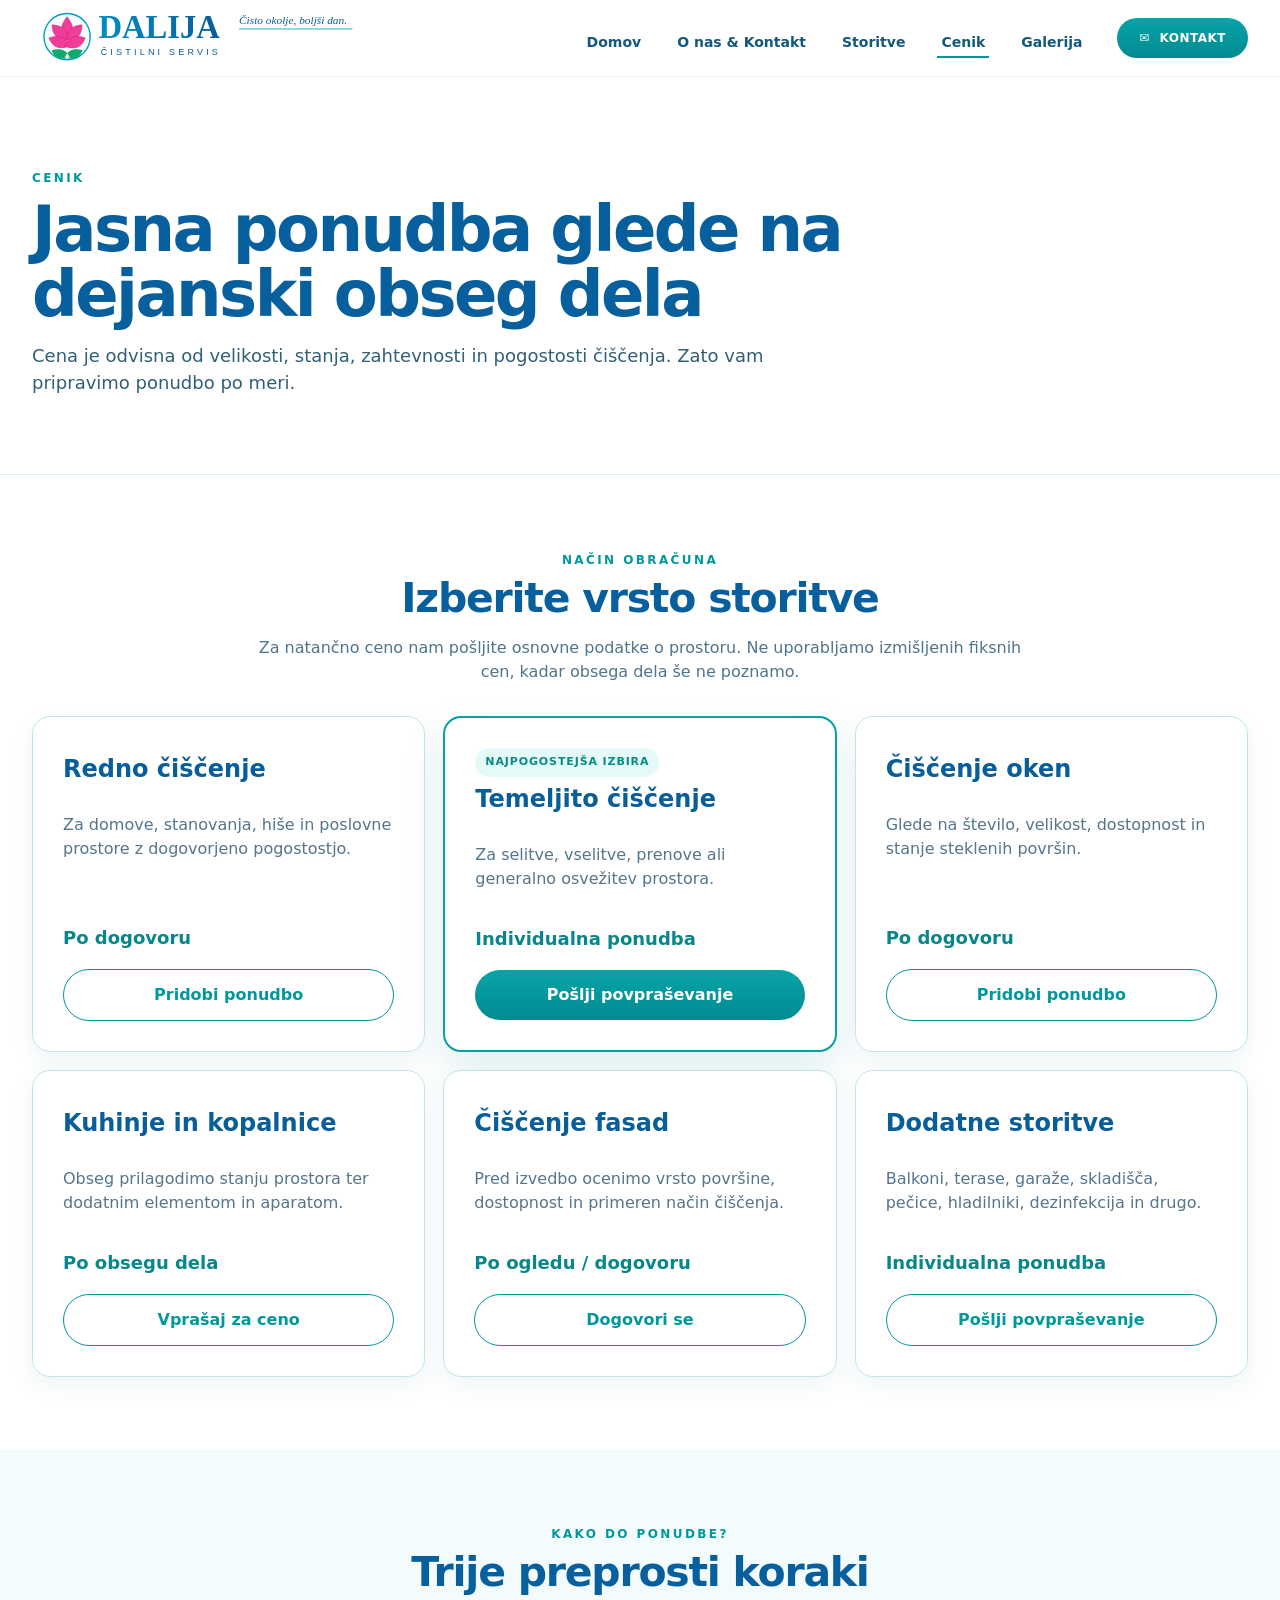
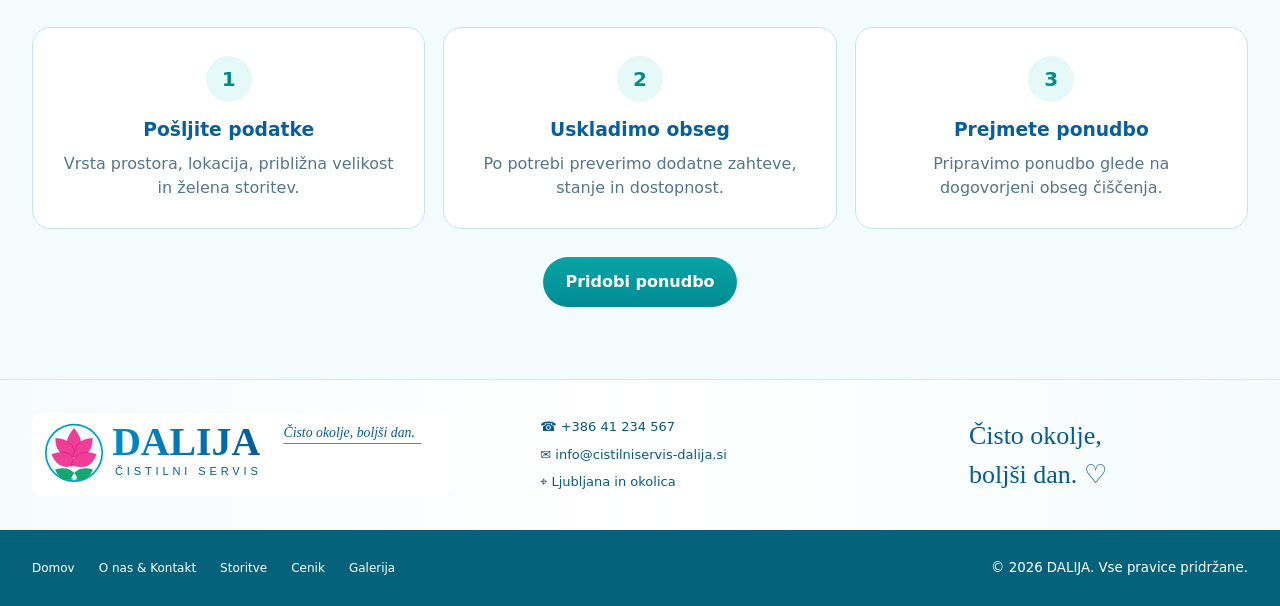
<file: cenik.html>
<!doctype html><html lang="sl"><head>
<meta charset="utf-8"><meta name="viewport" content="width=device-width,initial-scale=1">
<meta name="description" content="Cenik in način priprave ponudbe čistilnega servisa DALIJA.">
<title>Cenik | DALIJA</title><link rel="icon" href="assets/favicon.svg"><link rel="stylesheet" href="style.css">
</head><body><a class="skip-link" href="#main">Preskoči na vsebino</a>
<header class="site-header">
  <div class="header-inner container">
    <a class="brand" href="index.html" aria-label="DALIJA – domov">
      <img src="assets/logo.svg" alt="DALIJA čistilni servis – Čisto okolje, boljši dan.">
    </a>
    <button class="menu-toggle" type="button" aria-expanded="false" aria-controls="main-nav" aria-label="Odpri meni"><span></span><span></span><span></span></button>
    <nav class="main-nav" id="main-nav" aria-label="Glavna navigacija">
      <a href="index.html">Domov</a>
      <a href="o-nas-kontakt.html">O nas & Kontakt</a>
      <a href="storitve.html">Storitve</a>
      <a href="cenik.html" class="active">Cenik</a>
      <a href="galerija.html">Galerija</a>
    </nav>
    <a class="btn btn-small header-cta" href="o-nas-kontakt.html#kontakt"><span aria-hidden="true">✉</span> Kontakt</a>
  </div>
</header>
<main id="main">
<section class="page-hero page-hero-pricing"><div class="container"><span class="eyebrow">Cenik</span><h1>Jasna ponudba glede na dejanski obseg dela</h1><p>Cena je odvisna od velikosti, stanja, zahtevnosti in pogostosti čiščenja. Zato vam pripravimo ponudbo po meri.</p></div></section>
<section class="section pricing pricing-page"><div class="container">
  <div class="section-heading centered"><span>Način obračuna</span><h2>Izberite vrsto storitve</h2><p>Za natančno ceno nam pošljite osnovne podatke o prostoru. Ne uporabljamo izmišljenih fiksnih cen, kadar obsega dela še ne poznamo.</p></div>
  <div class="pricing-grid pricing-grid-page">
    <article><h3>Redno čiščenje</h3><p>Za domove, stanovanja, hiše in poslovne prostore z dogovorjeno pogostostjo.</p><strong>Po dogovoru</strong><a href="o-nas-kontakt.html#kontakt" class="btn btn-outline">Pridobi ponudbo</a></article>
    <article class="featured"><span class="tag">Najpogostejša izbira</span><h3>Temeljito čiščenje</h3><p>Za selitve, vselitve, prenove ali generalno osvežitev prostora.</p><strong>Individualna ponudba</strong><a href="o-nas-kontakt.html#kontakt" class="btn btn-primary">Pošlji povpraševanje</a></article>
    <article><h3>Čiščenje oken</h3><p>Glede na število, velikost, dostopnost in stanje steklenih površin.</p><strong>Po dogovoru</strong><a href="o-nas-kontakt.html#kontakt" class="btn btn-outline">Pridobi ponudbo</a></article>
    <article><h3>Kuhinje in kopalnice</h3><p>Obseg prilagodimo stanju prostora ter dodatnim elementom in aparatom.</p><strong>Po obsegu dela</strong><a href="o-nas-kontakt.html#kontakt" class="btn btn-outline">Vprašaj za ceno</a></article>
    <article><h3>Čiščenje fasad</h3><p>Pred izvedbo ocenimo vrsto površine, dostopnost in primeren način čiščenja.</p><strong>Po ogledu / dogovoru</strong><a href="o-nas-kontakt.html#kontakt" class="btn btn-outline">Dogovori se</a></article>
    <article><h3>Dodatne storitve</h3><p>Balkoni, terase, garaže, skladišča, pečice, hladilniki, dezinfekcija in drugo.</p><strong>Individualna ponudba</strong><a href="o-nas-kontakt.html#kontakt" class="btn btn-outline">Pošlji povpraševanje</a></article>
  </div>
</div></section>
<section class="section quote-steps"><div class="container"><div class="section-heading centered"><span>Kako do ponudbe?</span><h2>Trije preprosti koraki</h2></div>
<div class="steps-grid"><div><strong>1</strong><h3>Pošljite podatke</h3><p>Vrsta prostora, lokacija, približna velikost in želena storitev.</p></div><div><strong>2</strong><h3>Uskladimo obseg</h3><p>Po potrebi preverimo dodatne zahteve, stanje in dostopnost.</p></div><div><strong>3</strong><h3>Prejmete ponudbo</h3><p>Pripravimo ponudbo glede na dogovorjeni obseg čiščenja.</p></div></div>
<div class="center-action"><a class="btn btn-primary" href="o-nas-kontakt.html#kontakt">Pridobi ponudbo</a></div></div></section>
</main><footer class="site-footer">
  <div class="container footer-top">
    <a class="footer-brand" href="index.html"><img src="assets/logo.svg" alt="DALIJA čistilni servis"></a>
    <div class="footer-contact">
      <a href="tel:+38641234567">☎ +386 41 234 567</a>
      <a href="mailto:info@cistilniservis-dalija.si">✉ info@cistilniservis-dalija.si</a>
      <span>⌖ Ljubljana in okolica</span>
    </div>
    <div class="footer-tagline">Čisto okolje,<br>boljši dan. ♡</div>
  </div>
  <div class="footer-bottom"><div class="container">
    <nav aria-label="Navigacija v nogi"><a href="index.html">Domov</a><a href="o-nas-kontakt.html">O nas &amp; Kontakt</a><a href="storitve.html">Storitve</a><a href="cenik.html">Cenik</a><a href="galerija.html">Galerija</a></nav>
    <small>© <span id="year"></span> DALIJA. Vse pravice pridržane.</small>
  </div></div>
</footer><script src="script.js"></script></body></html>
</file>
<file: style.css>
:root{
  --blue:#075d97;
  --blue-dark:#064f81;
  --teal:#00989d;
  --teal-dark:#007b80;
  --cyan:#27b8d1;
  --green:#1aa773;
  --pink:#f2298f;
  --ink:#083e68;
  --muted:#4d7590;
  --line:#bfe7ef;
  --wash:#f3fbfd;
  --white:#fff;
  --shadow:0 14px 40px rgba(0,95,130,.12);
  --radius:18px;
}
*{box-sizing:border-box}
html{scroll-behavior:smooth}
body{margin:0;font-family:Inter,ui-sans-serif,system-ui,-apple-system,BlinkMacSystemFont,"Segoe UI",sans-serif;color:var(--ink);background:#fff;line-height:1.5}
img{display:block;max-width:100%}
a{color:inherit}
button,input,textarea,select{font:inherit}
button,a{outline-offset:3px}
.container{width:min(1440px,calc(100% - 64px));margin-inline:auto}
.skip-link{position:fixed;top:10px;left:10px;z-index:9999;background:#fff;color:var(--blue);padding:10px 14px;border-radius:8px;transform:translateY(-150%)}
.skip-link:focus{transform:none}
.site-header{position:sticky;top:0;z-index:100;background:rgba(255,255,255,.94);backdrop-filter:blur(14px);border-bottom:1px solid rgba(11,123,154,.09)}
.header-inner{min-height:76px;display:grid;grid-template-columns:minmax(260px,520px) 1fr auto;align-items:center;gap:22px}
.brand img{width:min(480px,100%);max-height:68px;object-fit:contain;object-position:left center}
.main-nav{display:flex;justify-content:center;gap:28px;white-space:nowrap}
.main-nav a{text-decoration:none;font-size:14px;font-weight:650;color:#13587e;padding:26px 4px 18px;position:relative}
.main-nav a::after{content:"";position:absolute;left:50%;right:50%;bottom:13px;height:2px;background:var(--teal);transition:.2s}
.main-nav a:hover::after,.main-nav a.active::after{left:0;right:0}
.btn{display:inline-flex;align-items:center;justify-content:center;gap:10px;text-decoration:none;border:0;border-radius:999px;padding:13px 22px;font-weight:800;cursor:pointer;transition:transform .2s,box-shadow .2s,background .2s,color .2s}
.btn:hover{transform:translateY(-2px);box-shadow:0 8px 24px rgba(0,119,144,.18)}
.btn-primary,.header-cta{background:linear-gradient(180deg,#08a4a7,#008b91);color:#fff}
.btn-ghost{background:rgba(255,255,255,.88);border:1px solid rgba(0,126,155,.22);color:var(--blue)}
.btn-outline{border:1px solid var(--teal);color:var(--teal);background:#fff}
.btn-small{padding:10px 18px;font-size:13px}
.header-cta{text-transform:uppercase;letter-spacing:.04em;padding:11px 22px;font-size:12px}
.menu-toggle{display:none;background:none;border:0;padding:8px}.menu-toggle span{display:block;width:28px;height:2px;background:var(--blue);margin:5px}
.hero{min-height:420px;position:relative;overflow:hidden;background:linear-gradient(90deg,#fff 0%,#fff 35%,#eefcff 60%,#fff 100%)}
.hero-photo{position:absolute;inset:0 0 0 32%;background-image:url('https://images.unsplash.com/photo-1638989795059-f4dba0a3f291?auto=format&fit=crop&fm=jpg&q=82&w=2000');background-size:cover;background-position:center}
.hero-shade{position:absolute;inset:0;background:linear-gradient(90deg,#fff 0%,rgba(255,255,255,.97) 29%,rgba(255,255,255,.68) 46%,rgba(255,255,255,.03) 76%,rgba(255,255,255,.32) 100%)}
.hero::before,.hero::after{content:"";position:absolute;width:260px;height:260px;border-radius:50%;filter:blur(1px);opacity:.32;pointer-events:none}
.hero::before{left:-100px;top:-110px;background:radial-gradient(circle at 60% 60%,#f72b8e 0 6%,#ff78b6 6% 12%,#ffd0e4 12% 23%,transparent 24%),radial-gradient(circle at 40% 35%,#96d34b 0 7%,transparent 8%)}
.hero::after{right:-80px;bottom:-100px;background:radial-gradient(circle at 50% 50%,#f72b8e 0 7%,#ff8fbe 7% 13%,#ffd4e7 13% 25%,transparent 26%),radial-gradient(circle at 20% 30%,#73ca70 0 7%,transparent 8%)}
.hero-content{position:relative;z-index:2;min-height:420px;display:flex;flex-direction:column;justify-content:center;align-items:flex-start;padding-block:36px}
.eyebrow,.section-heading>span,.modal-kicker{text-transform:uppercase;letter-spacing:.2em;font-size:12px;font-weight:900;color:var(--teal)}
.hero h1{font-family:Georgia,"Times New Roman",serif;font-weight:700;color:#075787;font-size:clamp(44px,5vw,82px);line-height:.95;margin:8px 0 14px;letter-spacing:-.045em}
.hero h1 em{font-family:"Segoe Script","Brush Script MT",cursive;font-size:.76em;font-weight:600}
.hero-content>p:not(.eyebrow){font-size:18px;max-width:500px;margin:0 0 22px;color:#144f72}
.hero-actions{display:flex;gap:12px;flex-wrap:wrap}
.hero-note{position:absolute;z-index:2;right:5.5%;top:150px;font-family:"Segoe Script","Brush Script MT",cursive;color:#005c98;font-size:30px;line-height:1.25;transform:rotate(-4deg);text-shadow:0 1px 0 white}
.trust-strip{background:linear-gradient(180deg,#fafdff,#edfafd);border-top:1px solid #e7f5f8;border-bottom:1px solid #d8f0f5}
.trust-grid{display:grid;grid-template-columns:repeat(5,1fr);min-height:98px}
.trust-item{display:flex;align-items:center;justify-content:center;gap:12px;text-align:left;padding:15px;border-right:1px solid #a9dfe9;color:#085f92}
.trust-item:last-child{border-right:0}.trust-icon{font-size:35px;color:#00a9c3;line-height:1}.trust-item:nth-child(3) .trust-icon{color:var(--pink)}.trust-item:nth-child(5) .trust-icon{color:var(--green)}
.section{padding:72px 0;position:relative}.section-heading{max-width:780px;margin-bottom:32px}.section-heading.centered{text-align:center;margin-inline:auto}.section-heading h2{font-size:clamp(30px,3.2vw,48px);line-height:1.07;color:#075f9d;margin:6px 0 12px;letter-spacing:-.03em}.section-heading p{color:var(--muted);font-size:16px}
.services{background:linear-gradient(#fff,#f8fdff);overflow:hidden}.floral{position:absolute;width:160px;height:260px;opacity:.12;background:radial-gradient(ellipse at center,#26a66d 0 12%,transparent 13%);background-size:38px 58px;transform:rotate(24deg)}.floral-left{left:-35px;top:90px}.floral-right{right:-45px;top:110px;transform:rotate(-24deg)}
.service-grid{display:grid;grid-template-columns:repeat(4,1fr);gap:16px}.service-card{background:#fff;border:1px solid #b7e4ed;border-radius:14px;overflow:hidden;box-shadow:0 6px 18px rgba(0,100,140,.07);transition:.25s}.service-card:hover{transform:translateY(-5px);box-shadow:var(--shadow)}.service-card img{width:100%;height:134px;object-fit:cover}.service-body{padding:20px;position:relative}.service-icon{position:absolute;top:-24px;left:16px;width:48px;height:48px;border-radius:50%;display:grid;place-items:center;background:#fff;border:2px solid #08adbd;color:#08a0bc;font-size:22px}.service-card h3{font-size:18px;margin:8px 0 6px;color:#08619b}.service-card p{color:#466f8d;font-size:14px;min-height:64px}.link-btn{background:none;border:0;padding:0;color:#037aaa;font-weight:800;cursor:pointer}.link-btn:hover{text-decoration:underline}.service-card-extra{background:linear-gradient(160deg,#effcff,#fff)}.service-illustration{height:134px;display:flex;align-items:center;justify-content:center;gap:20px;font-size:42px;color:#13a9b9;background:radial-gradient(circle at 50% 50%,rgba(0,173,191,.09),transparent 55%)}
.about{background:#fff}.about-grid{display:grid;grid-template-columns:1.05fr .85fr;gap:18px;align-items:stretch}.about-copy{grid-row:span 2;background:linear-gradient(135deg,#f7fdff,#fff);border:1px solid #caebf1;border-radius:18px;padding:42px}.about-copy p{color:#476e87}.about-highlight{font-weight:800;color:#075d97!important}.card-frame{border:1px solid #c5e8ee;border-radius:18px;overflow:hidden;background:#f7fdff}.about-visual img{width:100%;height:100%;min-height:210px;object-fit:cover}.equipment{display:grid;grid-template-columns:1.1fr 1fr;align-items:center}.equipment-copy{padding:24px}.equipment h3{margin:0 0 8px;color:#075f9d;font-size:22px;line-height:1.05}.equipment p{font-size:14px;color:#4f748d}.equipment img{width:100%;height:100%;object-fit:cover}.mini-features{display:flex;gap:16px;flex-wrap:wrap;color:#078b87;font-weight:700;font-size:12px}
.why{padding:34px 0;background:linear-gradient(90deg,#f0fbfd,#fff,#effbfd);border-block:1px solid #d8f0f5}.why-inner{display:grid;grid-template-columns:1fr 1.5fr;gap:42px;align-items:center}.why h2{font-size:28px;margin:4px 0}.why p{color:#55778d}.why-features{display:grid;grid-template-columns:repeat(4,1fr)}.why-features>div{text-align:center;padding:12px;border-left:1px solid #b9e3ea}.why-features strong{display:block;font-size:30px;color:#06a0a6}.why-features span{font-size:13px;color:#1d6689;font-weight:700}
.pricing{background:#fff}.pricing-grid{display:grid;grid-template-columns:repeat(3,1fr);gap:18px;align-items:stretch}.pricing-grid article{border:1px solid #c0e6ec;border-radius:18px;padding:30px;background:#fff;display:flex;flex-direction:column;box-shadow:0 8px 24px rgba(2,98,133,.07)}.pricing-grid article.featured{border:2px solid #07a0a5;transform:translateY(-8px);box-shadow:0 18px 40px rgba(0,138,145,.13)}.pricing-grid h3{font-size:24px;color:#075e99;margin:4px 0 10px}.pricing-grid p{color:#53758d;flex:1}.pricing-grid strong{font-size:18px;color:#07868c;margin:18px 0}.tag{align-self:flex-start;background:#e5faf8;color:#078b87;padding:6px 10px;border-radius:999px;font-size:11px;text-transform:uppercase;letter-spacing:.08em;font-weight:900}
.gallery{background:#f4fbfd}.gallery-grid{display:grid;grid-template-columns:repeat(3,1fr);gap:14px}.gallery-item{border:0;padding:0;border-radius:16px;overflow:hidden;cursor:zoom-in;background:#fff;box-shadow:0 8px 24px rgba(0,91,130,.08)}.gallery-item img{width:100%;aspect-ratio:16/8;object-fit:cover;transition:.25s}.gallery-item:hover img{transform:scale(1.045)}
.contact{background:linear-gradient(135deg,#fff 0%,#f2fbfd 100%)}.contact-grid{display:grid;grid-template-columns:.8fr 1.2fr;gap:28px}.contact-info{padding:10px 20px}.contact-info>p{color:#52768d}.contact-links{display:grid;gap:12px;margin-top:26px}.contact-links>a,.contact-links>div{display:flex;gap:14px;align-items:center;text-decoration:none;background:#fff;border:1px solid #c7e8ee;border-radius:14px;padding:14px 16px}.contact-links span{font-size:22px;color:#049b9e}.contact-links small{display:block;color:#638298}.contact-links strong{color:#075d97}.contact-form{background:#fff;border:1px solid #c4e7ed;border-radius:18px;padding:26px;box-shadow:var(--shadow)}.form-row{display:grid;grid-template-columns:1fr 1fr;gap:14px}.contact-form label{display:block;color:#175d7c;font-size:13px;font-weight:750;margin-bottom:14px}.contact-form input,.contact-form select,.contact-form textarea{width:100%;border:1px solid #c8e3e9;border-radius:10px;padding:12px 13px;margin-top:6px;color:#173f56;background:#fbfeff}.contact-form input:focus,.contact-form select:focus,.contact-form textarea:focus{border-color:#0aa2a5;box-shadow:0 0 0 3px rgba(10,162,165,.12);outline:0}.consent{display:flex!important;gap:8px;align-items:flex-start}.consent input{width:auto;margin-top:3px}.btn-wide{width:100%}.form-status{min-height:22px;margin:8px 0 0;font-size:13px;font-weight:700}.form-note{font-size:11px;color:#6e8a9c;margin:8px 0 0;text-align:center}
.site-footer{background:linear-gradient(90deg,#f6fbfd,#fff,#f5fbfd);border-top:1px solid #d2ebf0}.footer-top{min-height:150px;display:grid;grid-template-columns:1.2fr 1fr .7fr;gap:30px;align-items:center}.footer-brand img{max-width:420px}.footer-contact{display:grid;gap:8px;font-size:13px;color:#0a5a80}.footer-contact a{text-decoration:none}.footer-tagline{font-family:"Segoe Script","Brush Script MT",cursive;font-size:26px;color:#065c8f}.footer-bottom{background:#05627a;color:#fff}.footer-bottom .container{min-height:76px;display:flex;justify-content:space-between;align-items:center;gap:20px}.footer-bottom nav{display:flex;gap:24px}.footer-bottom a{color:#fff;text-decoration:none;font-size:12px}
dialog{border:0;border-radius:20px;box-shadow:0 28px 80px rgba(0,48,75,.28)}dialog::backdrop{background:rgba(0,34,55,.58);backdrop-filter:blur(4px)}.service-modal{width:min(700px,calc(100% - 28px));padding:36px 40px;color:#173f56}.service-modal h2{color:#075f9d;font-size:30px;margin:6px 0 16px}.service-modal ul{padding-left:20px}.service-modal li{margin:6px 0}.modal-close{position:absolute;right:14px;top:12px;border:0;background:#eef9fb;color:#075d97;width:38px;height:38px;border-radius:50%;font-size:25px;cursor:pointer}.modal-cta{margin-top:12px}.lightbox{padding:14px;width:min(1100px,calc(100% - 28px));background:#fff}.lightbox img{width:100%;max-height:82vh;object-fit:contain;border-radius:12px}
@media (max-width:1180px){.header-inner{grid-template-columns:330px 1fr auto}.main-nav{gap:16px}.service-grid{grid-template-columns:repeat(3,1fr)}.hero-note{display:none}.trust-item{font-size:13px}.footer-top{grid-template-columns:1fr 1fr}.footer-tagline{display:none}}
@media (max-width:900px){.container{width:min(100% - 32px,760px)}.site-header{position:relative}.header-inner{grid-template-columns:1fr auto;min-height:72px}.brand img{max-width:320px}.header-cta{display:none}.menu-toggle{display:block}.main-nav{position:absolute;left:0;right:0;top:72px;background:#fff;display:none;flex-direction:column;gap:0;padding:8px 16px 18px;border-bottom:1px solid #d6eef2;box-shadow:0 16px 30px rgba(0,87,119,.12)}.main-nav.open{display:flex}.main-nav a{padding:13px 8px}.main-nav a::after{display:none}.hero{min-height:520px}.hero-photo{left:0;opacity:.45}.hero-shade{background:linear-gradient(90deg,rgba(255,255,255,.98),rgba(255,255,255,.86) 60%,rgba(255,255,255,.62))}.hero-content{min-height:520px}.trust-grid{grid-template-columns:repeat(2,1fr)}.trust-item{border-bottom:1px solid #cdeaf0}.trust-item:last-child{grid-column:1/-1}.service-grid{grid-template-columns:repeat(2,1fr)}.about-grid,.why-inner,.contact-grid{grid-template-columns:1fr}.about-copy{grid-row:auto}.equipment{grid-template-columns:1fr 1fr}.pricing-grid{grid-template-columns:1fr}.pricing-grid article.featured{transform:none}.footer-top{grid-template-columns:1fr}.footer-contact{padding-bottom:20px}.gallery-grid{grid-template-columns:repeat(2,1fr)}}
@media (max-width:620px){.container{width:min(100% - 22px,560px)}.brand img{max-width:250px}.hero h1{font-size:48px}.hero-content>p:not(.eyebrow){font-size:16px}.hero-actions{width:100%}.hero-actions .btn{width:100%}.trust-grid{grid-template-columns:1fr}.trust-item,.trust-item:last-child{grid-column:auto;border-right:0;justify-content:flex-start;padding-left:28px}.section{padding:54px 0}.service-grid{grid-template-columns:1fr}.service-card img,.service-illustration{height:170px}.about-copy{padding:26px}.equipment{grid-template-columns:1fr}.equipment img{max-height:210px}.why-features{grid-template-columns:repeat(2,1fr)}.why-features>div:nth-child(odd){border-left:0}.gallery-grid{grid-template-columns:1fr}.form-row{grid-template-columns:1fr}.footer-bottom .container{padding:18px 0;flex-direction:column;align-items:flex-start}.footer-bottom nav{flex-wrap:wrap;gap:14px}.service-modal{padding:32px 22px}.footer-brand img{max-width:300px}}

/* Dedicated pages */
.page-hero{padding:88px 0 78px;background:
  linear-gradient(90deg,rgba(255,255,255,.98),rgba(255,255,255,.72)),
  url('https://images.unsplash.com/photo-1638989795059-f4dba0a3f291?auto=format&fit=crop&fm=jpg&q=82&w=2000') center/cover no-repeat;
  border-bottom:1px solid #d9eef3}
.page-hero .container{max-width:980px;margin-left:max(32px,calc((100vw - 1440px)/2 + 32px))}
.page-hero h1{font-size:clamp(42px,5vw,72px);line-height:1.02;color:#075f9d;margin:8px 0 14px;letter-spacing:-.04em}
.page-hero p{max-width:760px;font-size:18px;color:#315f79;margin:0}
.page-hero-about{background-image:linear-gradient(90deg,rgba(255,255,255,.98),rgba(255,255,255,.68)),url('https://images.unsplash.com/photo-1641927130955-8e118b3d3306?auto=format&fit=crop&fm=jpg&q=82&w=2000')}
.page-hero-services{background-image:linear-gradient(90deg,rgba(255,255,255,.98),rgba(255,255,255,.70)),url('https://images.unsplash.com/photo-1761679296920-b48e07e9e267?auto=format&fit=crop&fm=jpg&q=82&w=2000')}
.page-hero-pricing{background-image:linear-gradient(90deg,rgba(255,255,255,.98),rgba(255,255,255,.72)),url('https://images.unsplash.com/photo-1774716925801-cad665240e12?auto=format&fit=crop&fm=jpg&q=82&w=2000')}

.about-page-grid{display:grid;grid-template-columns:1.1fr .9fr;gap:24px;align-items:stretch}
.about-copy-standalone{grid-row:auto}
.why-standalone{background:linear-gradient(90deg,#f2fbfd,#fff,#f2fbfd)}
.why-features-wide{grid-template-columns:repeat(5,1fr)}
.why-features-wide>div:first-child{border-left:0}

.services-page{background:#f7fcfd}
.service-jump{display:flex;gap:10px;flex-wrap:wrap;justify-content:center;margin:0 auto 34px}
.service-jump a{text-decoration:none;border:1px solid #b9e3ea;background:white;color:#075f91;border-radius:999px;padding:9px 14px;font-size:13px;font-weight:800}
.service-jump a:hover{background:#eaf9fb;border-color:#05a0a7}
.service-detail-list{display:grid;gap:24px}
.service-detail{scroll-margin-top:95px;display:grid;grid-template-columns:.9fr 1.1fr;background:#fff;border:1px solid #c3e7ed;border-radius:20px;overflow:hidden;box-shadow:0 12px 34px rgba(0,93,126,.08)}
.service-detail:nth-child(even){grid-template-columns:1.1fr .9fr}
.service-detail:nth-child(even) .service-detail-image{order:2}
.service-detail-image img{width:100%;height:100%;min-height:350px;object-fit:cover}
.service-detail-copy{padding:38px}
.service-detail-copy h2{font-size:34px;color:#075f9d;margin:4px 0 4px}
.service-detail-copy h3{font-size:18px;color:#078a8e;margin:0 0 12px}
.service-detail-copy p{color:#4f738b}
.service-detail-copy ul{columns:2;column-gap:28px;padding-left:18px;margin:18px 0 24px}
.service-detail-copy li{break-inside:avoid;margin:7px 0;color:#315f78}
.service-cta{background:linear-gradient(100deg,#effbfd,#fff)}
.service-cta-inner{display:flex;align-items:center;justify-content:space-between;gap:24px}
.service-cta h2{margin:5px 0 0;color:#075f9d;font-size:34px}

.pricing-page{background:#fff}
.pricing-grid-page{grid-template-columns:repeat(3,1fr)}
.pricing-grid-page article.featured{transform:none}
.quote-steps{background:#f4fbfd}
.steps-grid{display:grid;grid-template-columns:repeat(3,1fr);gap:18px}
.steps-grid>div{background:#fff;border:1px solid #c4e7ed;border-radius:18px;padding:28px;text-align:center}
.steps-grid strong{display:grid;place-items:center;margin:0 auto 14px;width:46px;height:46px;border-radius:50%;background:#e5f9f8;color:#078b87;font-size:20px}
.steps-grid h3{color:#075f9d;margin:0 0 8px}
.steps-grid p{color:#54768d;margin:0}
.center-action{text-align:center;margin-top:28px}

@media (max-width:900px){
  .about-page-grid,.service-detail,.service-detail:nth-child(even){grid-template-columns:1fr}
  .service-detail:nth-child(even) .service-detail-image{order:0}
  .service-detail-image img{min-height:260px}
  .why-features-wide{grid-template-columns:repeat(2,1fr)}
  .why-features-wide>div{border-left:0;border-top:1px solid #b9e3ea}
  .pricing-grid-page,.steps-grid{grid-template-columns:1fr}
  .service-cta-inner{flex-direction:column;align-items:flex-start}
}
@media (max-width:620px){
  .page-hero{padding:62px 0 54px}
  .page-hero .container{margin-inline:auto}
  .page-hero h1{font-size:42px}
  .service-detail-copy{padding:26px 22px}
  .service-detail-copy ul{columns:1}
  .service-jump{justify-content:flex-start}
}


/* Dedicated Gallery page */
.page-hero-gallery{
  background-image:
    linear-gradient(90deg,rgba(255,255,255,.98),rgba(255,255,255,.68)),
    url('https://images.unsplash.com/photo-1638989795059-f4dba0a3f291?auto=format&fit=crop&fm=jpg&q=82&w=2000');
}
.gallery-page{background:linear-gradient(180deg,#f7fcfd,#fff)}
.gallery-page-cta{margin-top:10px}
.gallery-grid-large{grid-template-columns:repeat(3,1fr);gap:18px}
.gallery-card{position:relative}
.gallery-card img{aspect-ratio:4/3}
.gallery-card span{
  position:absolute;
  left:14px;
  bottom:14px;
  z-index:2;
  padding:8px 12px;
  border-radius:999px;
  background:rgba(255,255,255,.93);
  color:#075f9d;
  font-size:12px;
  font-weight:900;
  box-shadow:0 6px 18px rgba(0,70,100,.14);
  pointer-events:none
}
.gallery-card::after{
  content:"";
  position:absolute;
  inset:0;
  background:linear-gradient(180deg,transparent 60%,rgba(0,70,95,.18));
  pointer-events:none
}
@media (max-width:900px){.gallery-grid-large{grid-template-columns:repeat(2,1fr)}}
@media (max-width:620px){.gallery-grid-large{grid-template-columns:1fr}}
</file>
